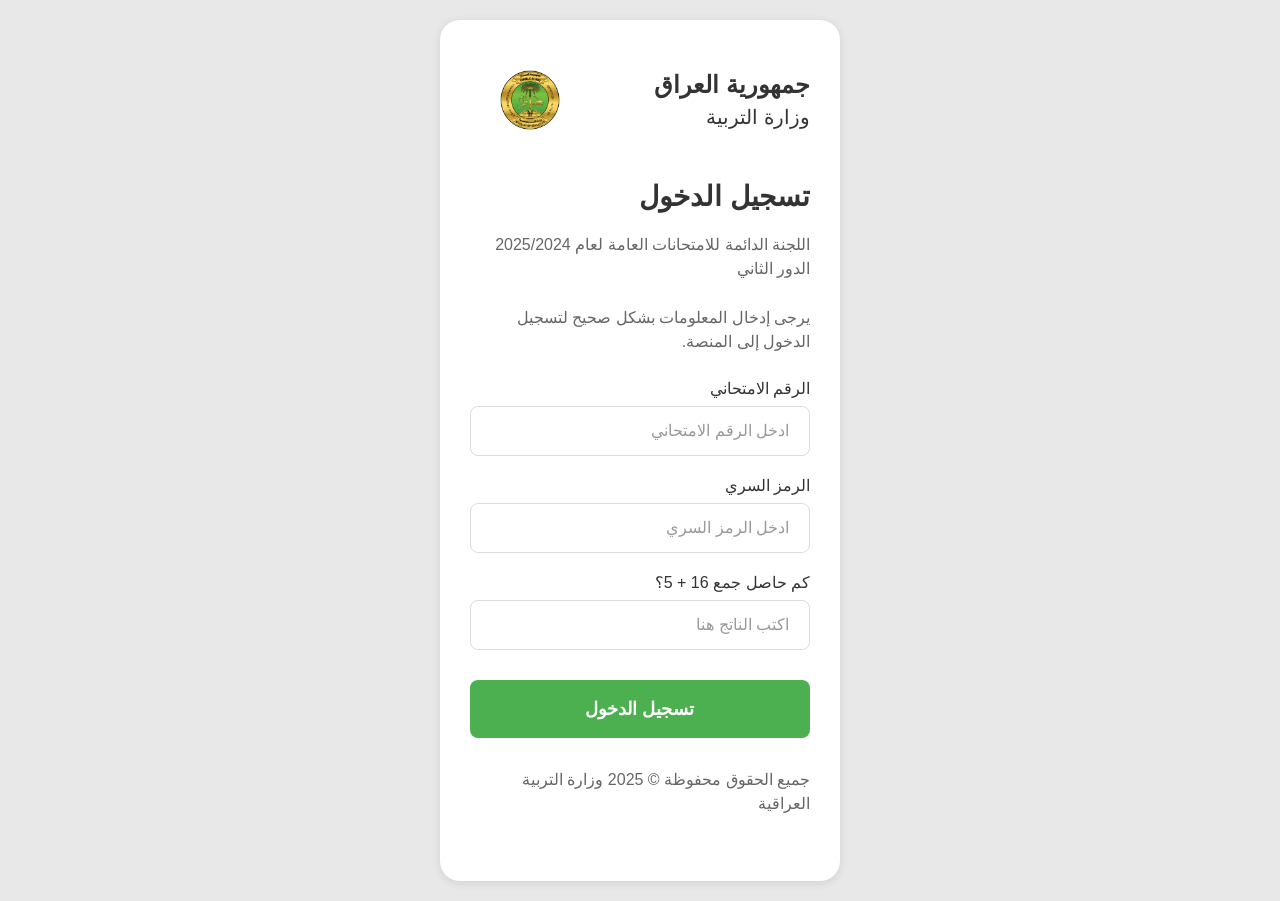
<file: index.html>
<!DOCTYPE html>
<html lang="ar" dir="rtl">
<head>
    <meta charset="UTF-8">
    <meta name="viewport" content="width=device-width, initial-scale=1.0">
    <title>تسجيل الدخول - نتائج الامتحانات</title>
    <link rel="stylesheet" href="style.css">
</head>
<body>
    <div class="container">
        <div class="header">
            <div class="header-text">
                <h1>جمهورية العراق</h1>
                <h2>وزارة التربية</h2>
            </div>
            <img src="iraq_logo.png" alt="شعار جمهورية العراق" class="logo">
        </div>
        <div class="login-box">
            <h3>تسجيل الدخول</h3>
            <p>اللجنة الدائمة للامتحانات العامة لعام 2025/2024 الدور الثاني</p>
            <p>يرجى إدخال المعلومات بشكل صحيح لتسجيل الدخول إلى المنصة.</p>
            <form id="loginForm">
                <label for="examNumber">الرقم الامتحاني</label>
                <input type="text" id="examNumber" placeholder="ادخل الرقم الامتحاني">

                <label for="password">الرمز السري</label>
                <input type="password" id="password" placeholder="ادخل الرمز السري">

                <label for="captcha">كم حاصل جمع 16 + 5؟</label>
                <input type="text" id="captcha" placeholder="اكتب الناتج هنا">

                <button type="submit" class="login-button">تسجيل الدخول</button>
            </form>
            <p class="footer-text">جميع الحقوق محفوظة © 2025 وزارة التربية العراقية</p>
        </div>
    </div>
    <script src="script.js"></script>
</body>
</html>
</file>
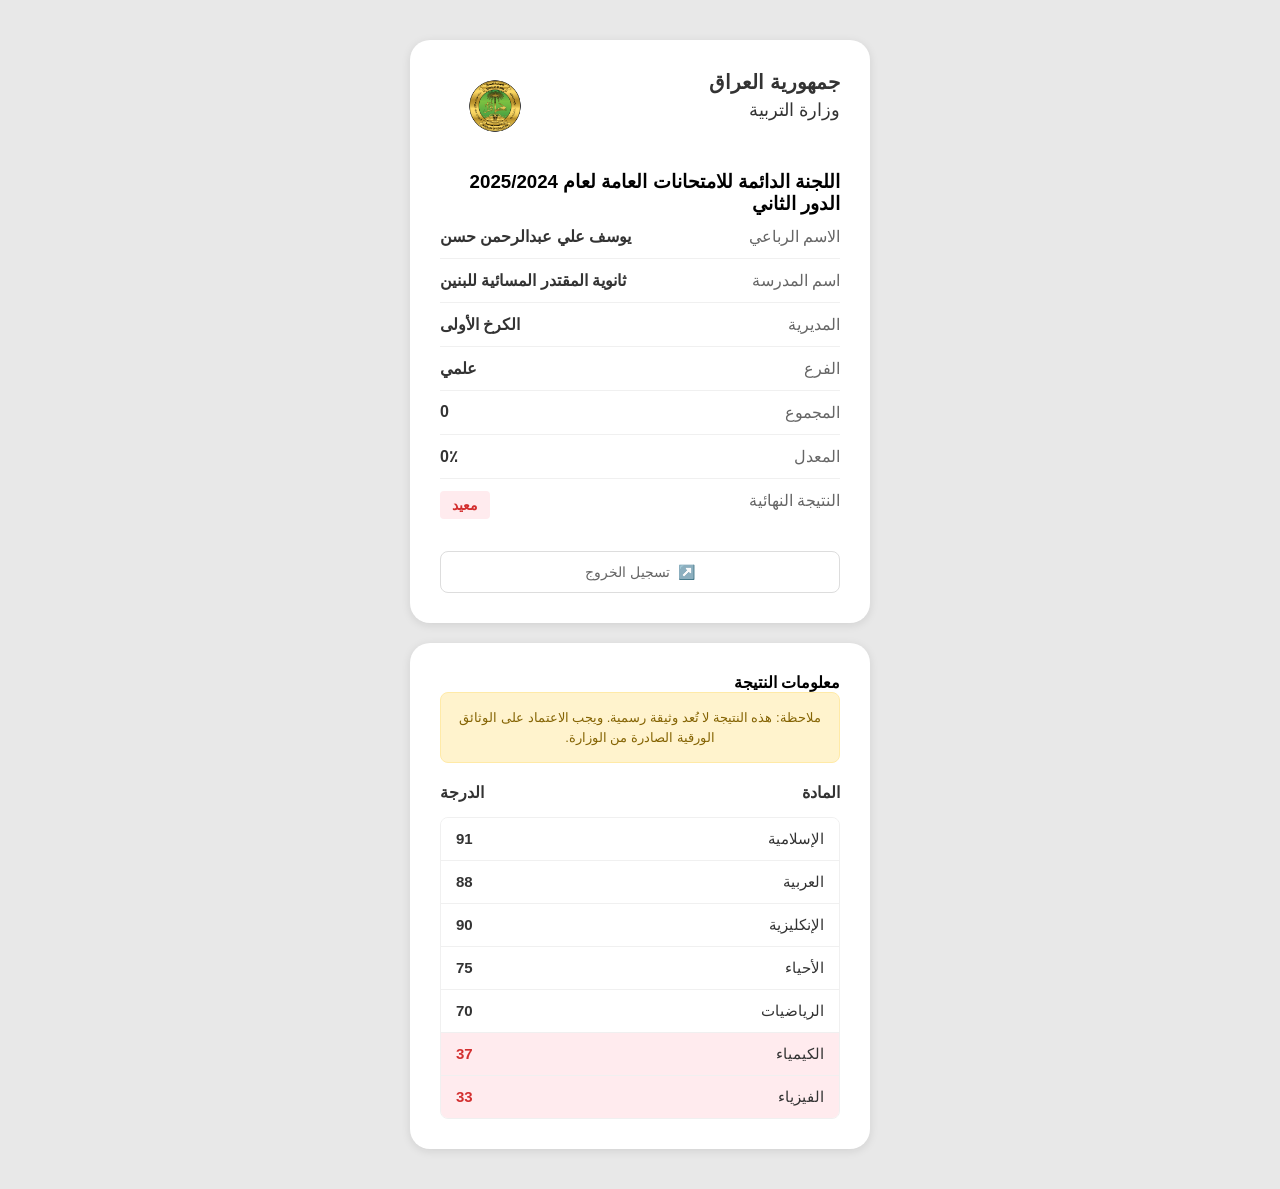
<file: results.html>
<!DOCTYPE html>
<html lang="ar" dir="rtl">
<head>
    <meta charset="UTF-8">
    <meta name="viewport" content="width=device-width, initial-scale=1.0">
    <title>نتائج الامتحانات</title>
    <link rel="stylesheet" href="style.css">
</head>
<body>
    <div class="results-main-container">
        <!-- بطاقة المعلومات الأساسية -->
        <div class="results-card">
            <div class="results-header">
                <div class="header-text">
                    <h1>جمهورية العراق</h1>
                    <h2>وزارة التربية</h2>
                </div>
                <img src="iraq_logo.png" alt="شعار جمهورية العراق" class="logo">
            </div>
            
            <h3>اللجنة الدائمة للامتحانات العامة لعام 2025/2024 الدور الثاني</h3>

            <div class="student-info-table">
                <div class="student-info-row">
                    <span class="student-info-label">الاسم الرباعي</span>
                    <span class="student-info-value">يوسف علي عبدالرحمن حسن</span>
                </div>
                <div class="student-info-row">
                    <span class="student-info-label">اسم المدرسة</span>
                    <span class="student-info-value">ثانوية المقتدر المسائية للبنين</span>
                </div>
                <div class="student-info-row">
                    <span class="student-info-label">المديرية</span>
                    <span class="student-info-value">الكرخ الأولى</span>
                </div>
                <div class="student-info-row">
                    <span class="student-info-label">الفرع</span>
                    <span class="student-info-value">علمي</span>
                </div>
                <div class="student-info-row">
                    <span class="student-info-label">المجموع</span>
                    <span class="student-info-value">0</span>
                </div>
                <div class="student-info-row">
                    <span class="student-info-label">المعدل</span>
                    <span class="student-info-value">0٪</span>
                </div>
                <div class="student-info-row">
                    <span class="student-info-label">النتيجة النهائية</span>
                    <span class="final-result">معيد</span>
                </div>
            </div>

            <a href="index.html" class="logout-btn">
                <span>↗</span>
                <span>تسجيل الخروج</span>
            </a>
        </div>

        <!-- بطاقة معلومات النتيجة -->
        <div class="results-card">
            <h4>معلومات النتيجة</h4>
            
            <div class="warning-box">
                ملاحظة: هذه النتيجة لا تُعد وثيقة رسمية. ويجب الاعتماد على الوثائق الورقية الصادرة من الوزارة.
            </div>

            <div class="grades-section">
                <span>المادة</span>
                <span>الدرجة</span>
            </div>

            <div class="grades-list">
                <div class="grade-row">
                    <span class="grade-subject">الإسلامية</span>
                    <span class="grade-value">91</span>
                </div>
                <div class="grade-row">
                    <span class="grade-subject">العربية</span>
                    <span class="grade-value">88</span>
                </div>
                <div class="grade-row">
                    <span class="grade-subject">الإنكليزية</span>
                    <span class="grade-value">90</span>
                </div>
                <div class="grade-row">
                    <span class="grade-subject">الأحياء</span>
                    <span class="grade-value">75</span>
                </div>
                <div class="grade-row">
                    <span class="grade-subject">الرياضيات</span>
                    <span class="grade-value">70</span>
                </div>
                <div class="grade-row failed">
                    <span class="grade-subject">الكيمياء</span>
                    <span class="grade-value">37</span>
                </div>
                <div class="grade-row failed">
                    <span class="grade-subject">الفيزياء</span>
                    <span class="grade-value">33</span>
                </div>
            </div>
        </div>
    </div>
</body>
</html>
</file>
<file: style.css>
* {
    margin: 0;
    padding: 0;
    box-sizing: border-box;
}

body {
    font-family: -apple-system, BlinkMacSystemFont, "Segoe UI", Roboto, "Helvetica Neue", Arial, "Noto Sans", sans-serif, "Apple Color Emoji", "Segoe UI Emoji", "Segoe UI Symbol", "Noto Color Emoji";
    background-color: #e8e8e8;
    min-height: 100vh;
    direction: rtl;
    text-align: right;
    display: flex;
    justify-content: center;
    align-items: center;
    padding: 20px;
}

.container {
    max-width: 400px;
    width: 100%;
    background: white;
    border-radius: 20px;
    box-shadow: 0 2px 10px rgba(0, 0, 0, 0.1);
    padding: 40px 30px;
    margin: 0 auto;
}

.header {
    display: flex;
    align-items: center;
    justify-content: space-between;
    margin-bottom: 40px;
    position: relative;
}

.header-text {
    flex: 1;
    text-align: right;
}

.logo {
    width: 80px;
    height: 80px;
    border-radius: 50%;
    margin-left: 20px;
}

.header h1 {
    font-size: 24px;
    color: #333;
    margin-bottom: 5px;
    font-weight: bold;
    line-height: 1.2;
}

.header h2 {
    font-size: 20px;
    color: #333;
    margin-bottom: 0;
    font-weight: normal;
    line-height: 1.2;
}

.login-box h3 {
    font-size: 28px;
    color: #333;
    margin-bottom: 20px;
    text-align: right;
    font-weight: bold;
}

.login-box p {
    font-size: 16px;
    color: #666;
    margin-bottom: 25px;
    line-height: 1.5;
    text-align: right;
}

form {
    display: flex;
    flex-direction: column;
}

label {
    font-size: 16px;
    color: #333;
    margin-bottom: 8px;
    font-weight: normal;
    text-align: right;
}

input {
    padding: 15px 20px;
    border: 1px solid #ddd;
    border-radius: 8px;
    font-size: 16px;
    margin-bottom: 20px;
    background: #fff;
    transition: border-color 0.3s, box-shadow 0.3s;
    text-align: right;
    direction: rtl;
}

input:focus {
    outline: none;
    border-color: #4CAF50;
    box-shadow: 0 0 0 2px rgba(76, 175, 80, 0.2);
}

input::placeholder {
    color: #999;
    text-align: right;
}

.login-button {
    background: #4CAF50;
    color: white;
    padding: 18px;
    border: none;
    border-radius: 8px;
    font-size: 18px;
    font-weight: bold;
    cursor: pointer;
    transition: background-color 0.3s;
    margin-top: 10px;
}

.login-button:hover {
    background: #45a049;
}

.footer-text {
    font-size: 14px;
    color: #888;
    text-align: center;
    margin-top: 30px;
}

/* Results Page Specific Styles */
.results-container {
    max-width: 500px;
    width: 100%;
    margin: 20px auto;
    background: white;
    border-radius: 20px;
    padding: 30px;
    box-shadow: 0 2px 10px rgba(0, 0, 0, 0.1);
}

.results-main-container {
    max-width: 500px;
    margin: 0 auto;
    display: flex;
    flex-direction: column;
    gap: 20px;
    padding: 20px;
}

.results-card {
    background: white;
    border-radius: 20px;
    padding: 30px;
    box-shadow: 0 2px 10px rgba(0, 0, 0, 0.1);
}

.results-header {
    display: flex;
    align-items: center;
    justify-content: space-between;
    margin-bottom: 30px;
}

.results-header .header-text {
    flex: 1;
    text-align: right;
}

.results-header .logo {
    width: 70px;
    height: 70px;
    margin-left: 20px;
}

.results-header h1 {
    font-size: 20px;
    color: #333;
    margin-bottom: 5px;
    font-weight: bold;
}

.results-header h2 {
    font-size: 18px;
    color: #333;
    margin-bottom: 20px;
    font-weight: normal;
}

.results-header h3 {
    font-size: 16px;
    color: #333;
    margin-bottom: 0;
    clear: both;
    text-align: center;
    font-weight: bold;
}

.student-info-table {
    width: 100%;
    margin-bottom: 20px;
}

.student-info-row {
    display: flex;
    justify-content: space-between;
    padding: 12px 0;
    border-bottom: 1px solid #f0f0f0;
    font-size: 16px;
}

.student-info-row:last-child {
    border-bottom: none;
}

.student-info-label {
    color: #666;
    font-weight: normal;
}

.student-info-value {
    color: #333;
    font-weight: bold;
}

.final-result {
    background-color: #ffebee;
    color: #d32f2f;
    padding: 6px 12px;
    border-radius: 4px;
    font-size: 14px;
    font-weight: bold;
}

.logout-btn {
    display: flex;
    align-items: center;
    justify-content: center;
    gap: 8px;
    background: white;
    border: 1px solid #ddd;
    padding: 12px;
    border-radius: 8px;
    color: #666;
    text-decoration: none;
    font-size: 14px;
    margin-top: 15px;
    transition: background-color 0.3s;
}

.logout-btn:hover {
    background-color: #f5f5f5;
}

.info-section h4 {
    font-size: 18px;
    color: #333;
    margin-bottom: 15px;
    text-align: center;
    font-weight: bold;
}

.warning-box {
    background-color: #fff3cd;
    border: 1px solid #ffeaa7;
    color: #856404;
    padding: 15px;
    border-radius: 8px;
    margin-bottom: 20px;
    font-size: 13px;
    line-height: 1.5;
    text-align: center;
}

.grades-section {
    display: flex;
    justify-content: space-between;
    margin-bottom: 15px;
    font-weight: bold;
    color: #333;
}

.grades-list {
    background-color: #ffffff;
    border-radius: 8px;
    overflow: hidden;
    border: 1px solid #f0f0f0;
}

.grade-row {
    display: flex;
    justify-content: space-between;
    padding: 12px 15px;
    border-bottom: 1px solid #f0f0f0;
    font-size: 15px;
    background-color: #ffffff;
}

.grade-row:last-child {
    border-bottom: none;
}

.grade-subject {
    color: #333;
    font-weight: normal;
}

.grade-value {
    color: #333;
    font-weight: bold;
}

/* Special styling for failed subjects */
.grade-row.failed {
    background-color: #ffebee;
}

.grade-row.failed .grade-value {
    color: #d32f2f;
}

/* Responsive design */
@media (max-width: 768px) {
    .container, .results-container, .results-card {
        margin: 10px;
        padding: 20px;
    }
    
    .header h1, .results-header h1 {
        font-size: 20px;
    }
    
    .header h2, .results-header h2 {
        font-size: 18px;
    }
    
    .login-box h3 {
        font-size: 24px;
    }
    
    .login-box p {
        font-size: 14px;
    }
    
    input {
        padding: 12px 15px;
        font-size: 15px;
    }
    
    .login-button {
        padding: 16px;
        font-size: 16px;
    }
    
    .footer-text {
        font-size: 12px;
    }
    
    .logo, .results-header .logo {
        width: 60px;
        height: 60px;
    }
    
    .student-info-row {
        font-size: 14px;
        padding: 10px 0;
    }
    
    .grade-row {
        padding: 10px 12px;
        font-size: 14px;
    }
}
</file>
